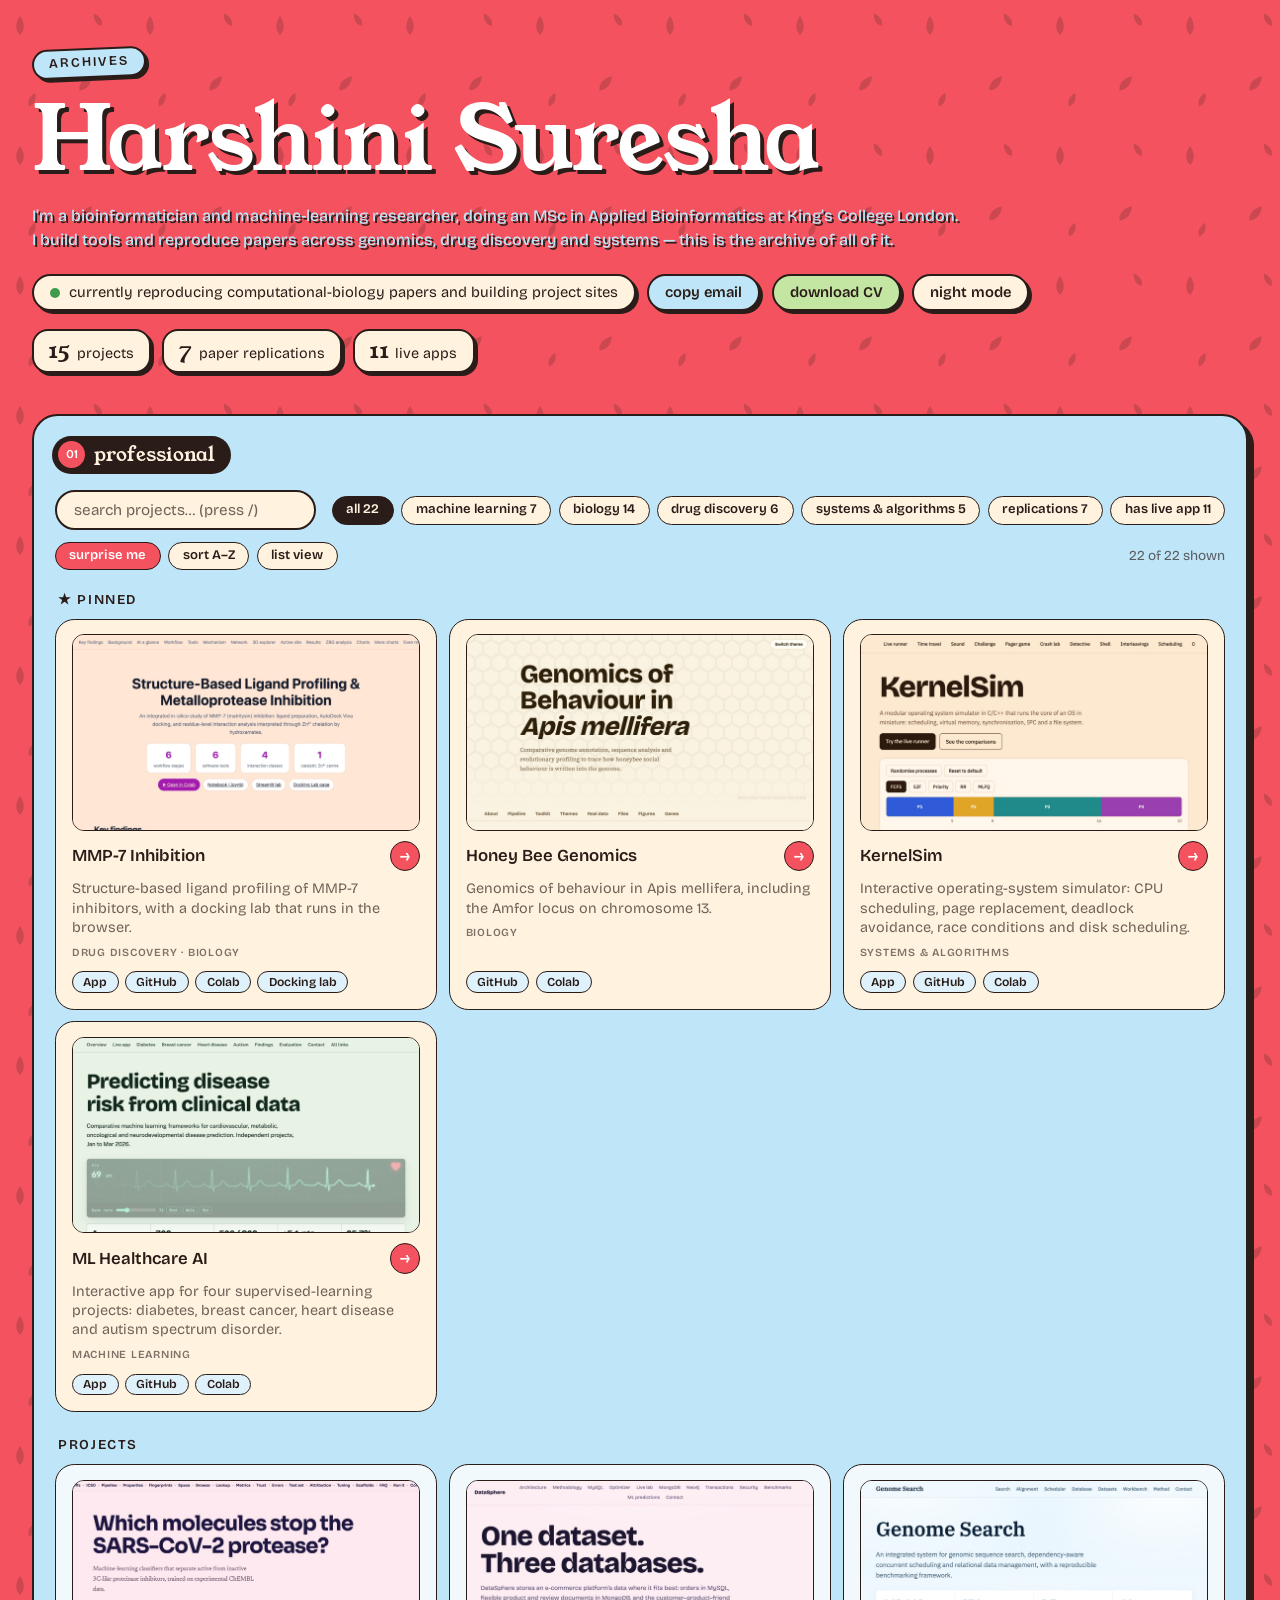
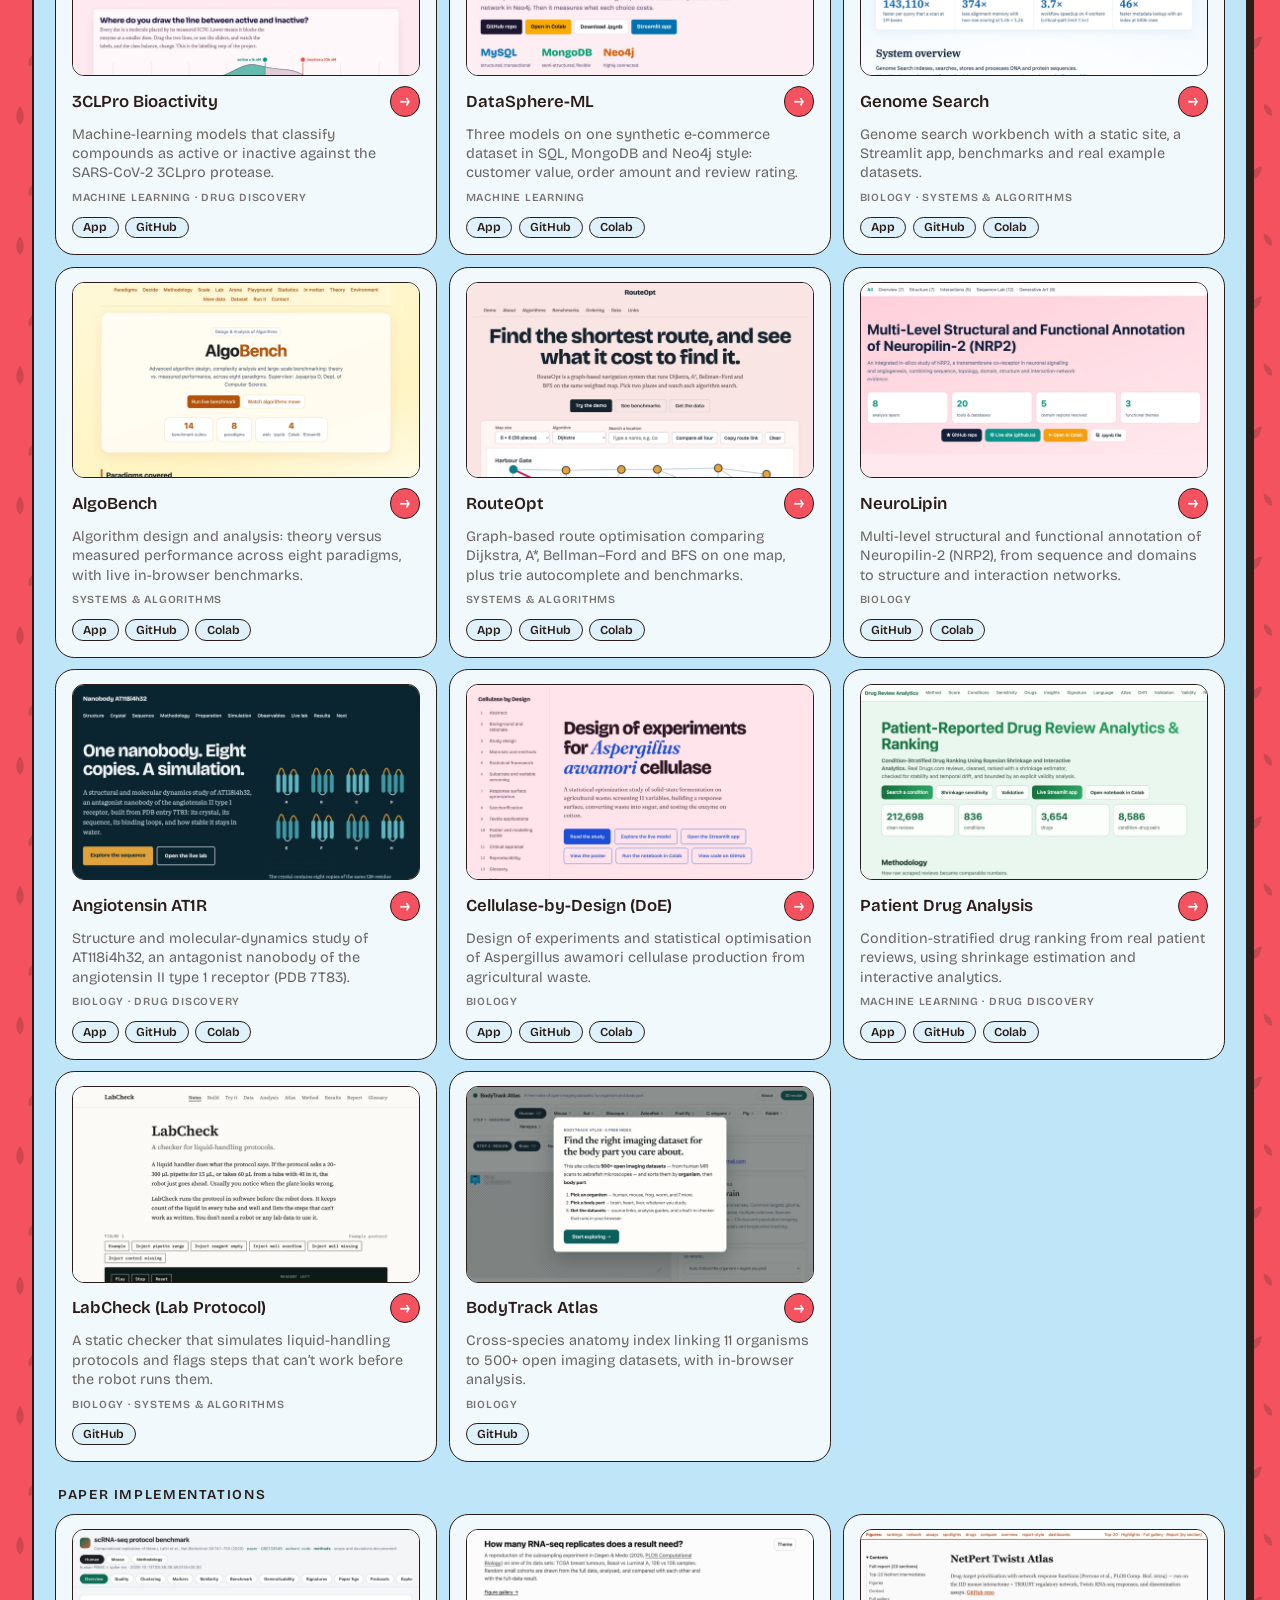
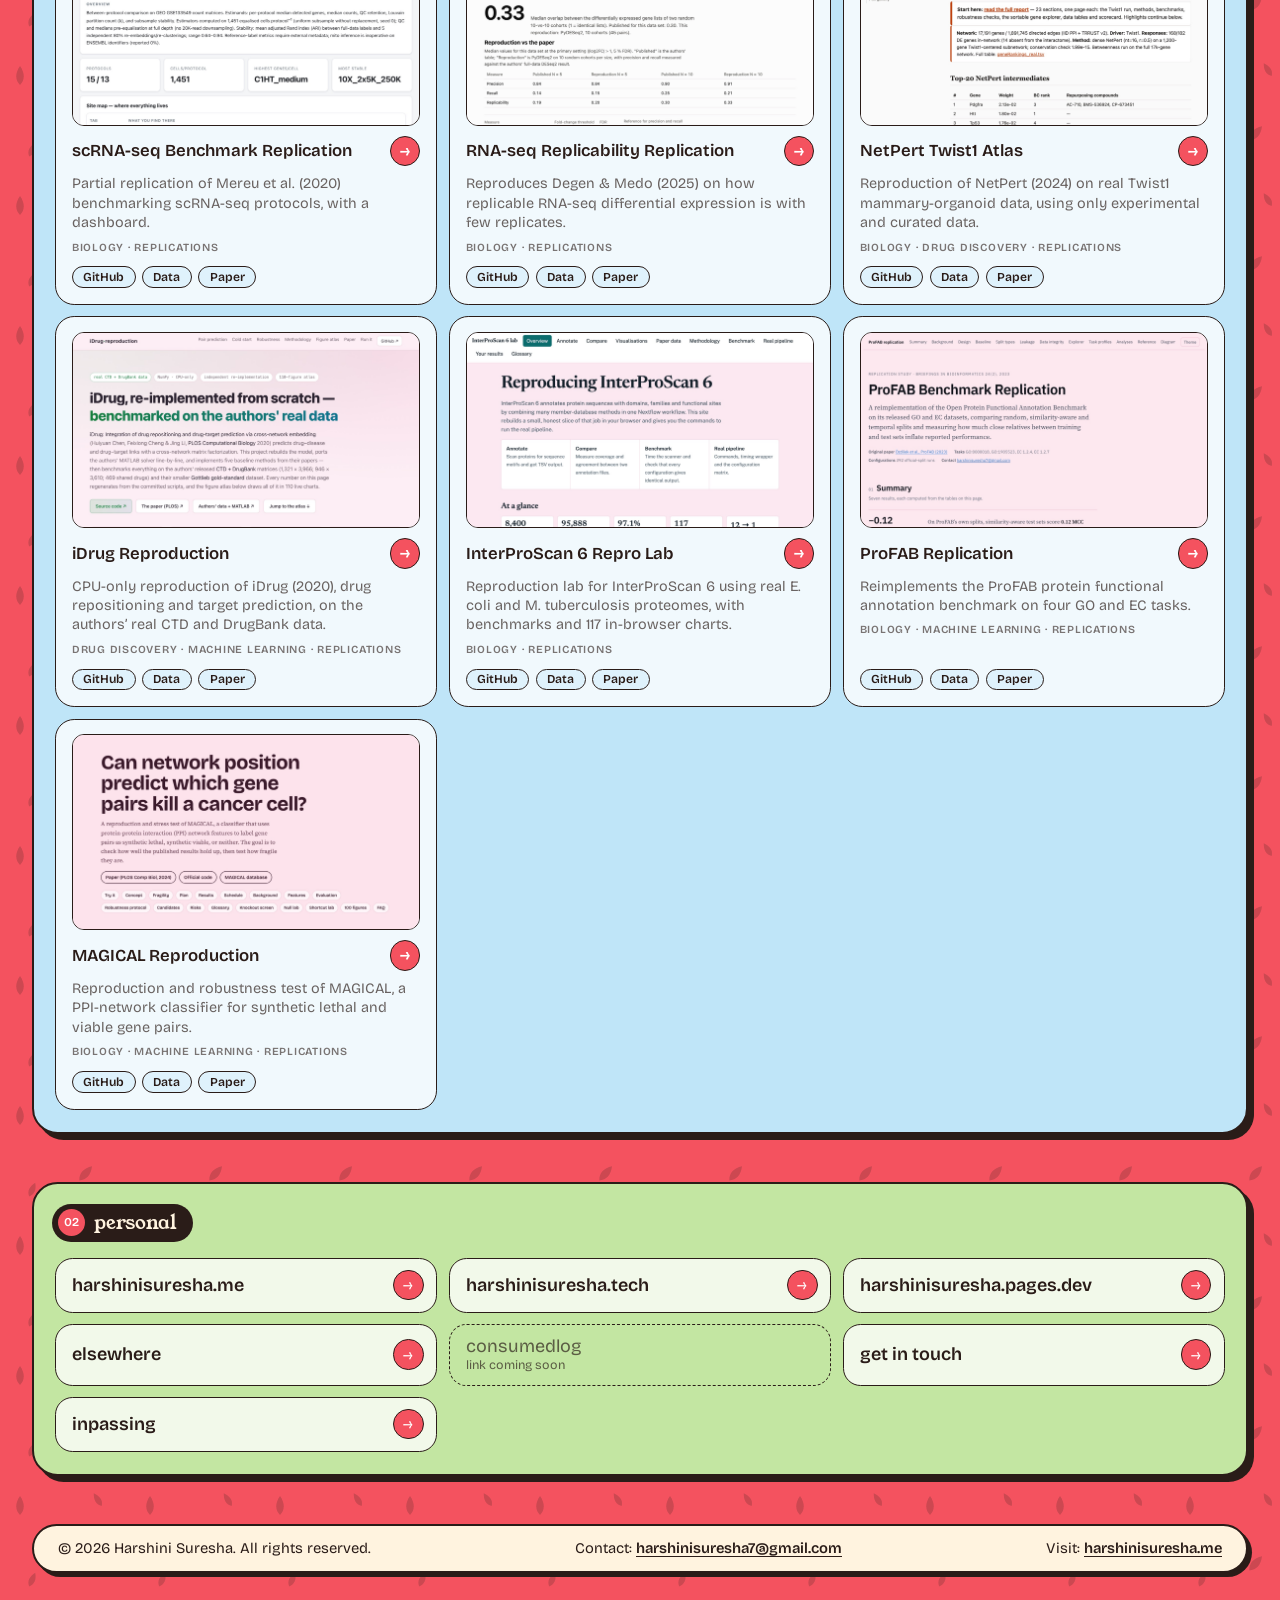
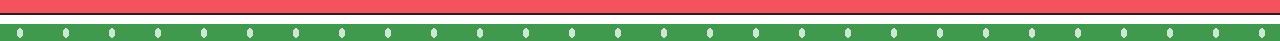
<file: index.html>
<!DOCTYPE html>
<html lang="en">
<head>
<meta charset="utf-8">
<meta name="viewport" content="width=device-width, initial-scale=1, viewport-fit=cover">
<title>Harshini Suresha · projects, paper replications &amp; sites</title>
<meta name="description" content="Harshini Suresha is a bioinformatician and machine-learning researcher at King’s College London. Archive of computational biology, machine-learning and software projects, paper replications and sites.">
<meta name="theme-color" content="#f4525f">
<link rel="canonical" href="https://harshini-suresha.github.io/archives/">
<meta property="og:type" content="website">
<meta property="og:site_name" content="Harshini Suresha · archives">
<meta property="og:url" content="https://harshini-suresha.github.io/archives/">
<meta property="og:title" content="Harshini Suresha · projects, paper replications &amp; sites">
<meta property="og:description" content="Projects, paper replications and sites: computational biology, machine learning and software.">
<meta property="og:image" content="https://harshini-suresha.github.io/archives/assets/og-card.png">
<meta property="og:image:width" content="1200">
<meta property="og:image:height" content="630">
<meta property="og:image:alt" content="A watermelon card reading Harshini Suresha, projects, paper replications and sites.">
<meta name="twitter:card" content="summary_large_image">
<meta name="twitter:title" content="Harshini Suresha · projects, paper replications &amp; sites">
<meta name="twitter:description" content="Projects, paper replications and sites: computational biology, machine learning and software.">
<meta name="twitter:image" content="https://harshini-suresha.github.io/archives/assets/og-card.png">
<link rel="icon" href="assets/favicon.svg" type="image/svg+xml">
<link rel="preconnect" href="https://fonts.googleapis.com">
<link rel="preconnect" href="https://fonts.gstatic.com" crossorigin>
<link rel="stylesheet" href="https://fonts.googleapis.com/css2?family=Bricolage+Grotesque:opsz,wght@12..96,400;12..96,600&family=Young+Serif&display=swap">
<script>try{if(localStorage.getItem('theme')==='dark')document.documentElement.setAttribute('data-theme','dark')}catch(e){}</script>
<link rel="stylesheet" href="css/style.css">
<script type="application/ld+json">{"@context":"https://schema.org","@type":"Person","name":"Harshini Suresha","url":"https://harshinisuresha.me","email":"mailto:harshinisuresha7@gmail.com","sameAs":["https://github.com/Harshini-Suresha","https://harshinisuresha.tech","https://harshini-suresha.github.io/elsewhere/"]}</script>
</head>
<body>
<a class="skip" href="#main">Skip to content</a>
<div class="wrap">
  <header class="top">
    <span class="sticker">archives</span>
    <h1>Harshini Suresha</h1>
    <p class="tag bio">I’m a bioinformatician and machine-learning researcher, doing an MSc in Applied Bioinformatics at King’s College London.<br>I build tools and reproduce papers across genomics, drug discovery and systems — this is the archive of all of it.</p>
    <div class="status">
      <span class="now"><i class="live" aria-hidden="true"></i>currently reproducing computational-biology papers and building project sites</span>
      <button class="pillbtn sky" id="copy" type="button">copy email</button>
      <a class="pillbtn cv" href="assets/Harshini-Suresha-CV.pdf" download aria-label="Download Harshini Suresha’s CV as a PDF">download CV</a>
      <button class="pillbtn" id="theme" type="button" aria-pressed="false">night mode</button>
    </div>
    <div class="stats" id="stats"></div>
  </header>

  <main id="main">
  <div class="grid">
    <section class="card c-sky s6" aria-labelledby="h-pro">
      <h2 id="h-pro"><i>01</i>professional</h2>
      <div class="tools">
        <input id="q" type="search" placeholder="search projects… (press /)" aria-label="Search projects" autocomplete="off">
        <div class="filters" id="filters" role="group" aria-label="Filter by topic"></div>
        <div class="filters"><button class="f act" id="surprise" type="button">surprise me</button><button class="f" id="sort" type="button" aria-pressed="false">sort A–Z</button><button class="f" id="recent" type="button" aria-pressed="false" hidden>recently updated</button><button class="f" id="view" type="button" aria-pressed="false">list view</button></div>
        <span class="count" id="count" aria-live="polite"></span>
      </div>
      <noscript><p>The project list needs JavaScript. Everything is also on GitHub: <a href="https://github.com/Harshini-Suresha">github.com/Harshini-Suresha</a>.</p></noscript>
      <div class="pwrap" id="pwrap"><h3 class="sub">★ pinned</h3><div class="list" id="pinned"></div></div>
      <h3 class="sub" id="hp">projects</h3>
      <div class="list" id="projects"></div>
      <h3 class="sub" id="hr">paper implementations</h3>
      <div class="list" id="papers"></div>
      <p class="none" id="none" hidden>No matches. Try another word or clear the filter.</p>
    </section>

    <section class="card c-rind s6" aria-labelledby="h-per">
      <h2 id="h-per"><i>02</i>personal</h2>
      <div class="list">
        <a class="item" href="https://harshinisuresha.me" target="_blank" rel="noopener"><div><b>harshinisuresha.me</b></div><span class="go" aria-hidden="true">→</span></a>
        <a class="item" href="https://harshinisuresha.tech" target="_blank" rel="noopener"><div><b>harshinisuresha.tech</b></div><span class="go" aria-hidden="true">→</span></a>
        <a class="item" href="https://harshinisuresha.pages.dev" target="_blank" rel="noopener"><div><b>harshinisuresha.pages.dev</b></div><span class="go" aria-hidden="true">→</span></a>
        <a class="item" href="https://harshini-suresha.github.io/elsewhere/?v=2" target="_blank" rel="noopener"><div><b>elsewhere</b></div><span class="go" aria-hidden="true">→</span></a>
        <!-- Add the real link: change <div class="item idle"> to <a class="item" href="URL" target="_blank" rel="noopener"> and add <span class="go" aria-hidden="true">→</span> before the closing tag -->
        <div class="item idle"><div><b>consumedlog</b><small>link coming soon</small></div></div>
        <a class="item" href="https://getintouch-hs.pages.dev/" target="_blank" rel="noopener"><div><b>get in touch</b></div><span class="go" aria-hidden="true">→</span></a>
        <a class="item" href="https://harshini-suresha.github.io/inpassing/" target="_blank" rel="noopener"><div><b>inpassing</b></div><span class="go" aria-hidden="true">→</span></a>
      </div>
    </section>
  </div>
  </main>

  <footer>
    <span>© 2026 Harshini Suresha. All rights reserved.</span>
    <span>Contact: <a href="mailto:harshinisuresha7@gmail.com">harshinisuresha7@gmail.com</a></span>
    <span>Visit: <a href="https://harshinisuresha.me" target="_blank" rel="noopener">harshinisuresha.me</a></span>
  </footer>
</div>
<div class="rind" aria-hidden="true"></div>
<button class="totop" id="top" type="button" hidden aria-label="Back to top">↑</button>

<script src="js/projects.js"></script>
<script src="js/app.js"></script>
</body>
</html>
</file>
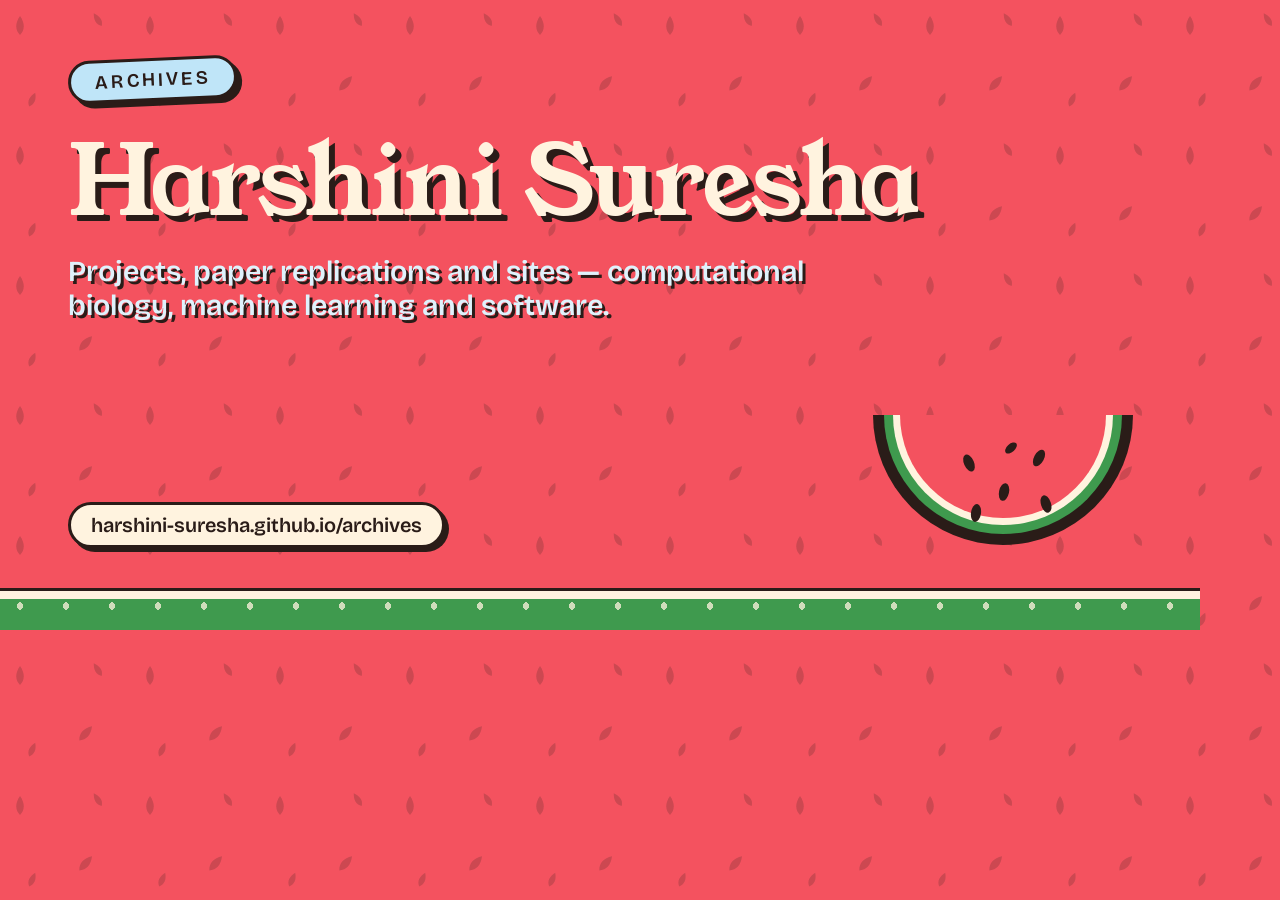
<file: scripts/og-card.html>
<!DOCTYPE html>
<html lang="en">
<head>
<meta charset="utf-8">
<title>Share card</title>
<link rel="preconnect" href="https://fonts.googleapis.com">
<link rel="preconnect" href="https://fonts.gstatic.com" crossorigin>
<link rel="stylesheet" href="https://fonts.googleapis.com/css2?family=Bricolage+Grotesque:opsz,wght@12..96,400;12..96,600&family=Young+Serif&display=swap">
<style>
*{box-sizing:border-box}
html,body{margin:0;width:1200px;height:630px;overflow:hidden}
body{position:relative;background:#f4525f url("../assets/seeds-light.svg");color:#2a1c18;font-family:"Bricolage Grotesque","Helvetica Neue",Helvetica,Arial,sans-serif}
.wrap{position:relative;z-index:2;height:100%;padding:58px 68px 82px;display:flex;flex-direction:column}
.sticker{align-self:flex-start;background:#bfe5f8;border:3px solid #2a1c18;border-radius:999px;padding:7px 24px;font-size:19px;font-weight:600;letter-spacing:.14em;text-transform:uppercase;transform:rotate(-2.5deg);box-shadow:5px 5px 0 #2a1c18}
h1{font-family:"Young Serif",Georgia,"Times New Roman",serif;font-weight:400;font-size:98px;line-height:.96;letter-spacing:-.025em;color:#fff3df;text-shadow:6px 6px 0 #2a1c18;margin:34px 0 0;max-width:900px}
.tag{margin:26px 0 0;max-width:780px;font-size:29px;line-height:1.18;font-weight:600;color:#dff2fc;text-shadow:3px 3px 0 #2a1c18}
.url{margin-top:auto;align-self:flex-start;background:#fff3df;border:3px solid #2a1c18;border-radius:999px;padding:8px 20px;font-size:20px;font-weight:600;box-shadow:4px 4px 0 #2a1c18}
.slice{position:absolute;right:62px;bottom:64px;width:270px;height:165px;z-index:1}
.rind{position:absolute;left:0;right:0;bottom:0;height:42px;z-index:3;background:linear-gradient(#fff3df 0 8px,#3f9a4e 8px);border-top:3px solid #2a1c18}
.rind::after{content:"";position:absolute;inset:8px 0 0;background:radial-gradient(ellipse 3px 4px at 20px 7px,#fff3df 98%,transparent) 0 0/46px 100% repeat-x;opacity:.75}
</style>
</head>
<body>
<div class="wrap">
  <span class="sticker">archives</span>
  <h1>Harshini Suresha</h1>
  <p class="tag">Projects, paper replications and sites — computational biology, machine learning and software.</p>
  <span class="url">harshini-suresha.github.io/archives</span>
</div>
<svg class="slice" viewBox="0 0 270 165" aria-hidden="true">
  <path d="M5 14 A130 130 0 0 0 265 14 Z" fill="#2a1c18"/>
  <path d="M16 14 A119 119 0 0 0 254 14 Z" fill="#3f9a4e"/>
  <path d="M25 14 A110 110 0 0 0 245 14 Z" fill="#fff3df"/>
  <path d="M32 14 A103 103 0 0 0 238 14 Z" fill="#f4525f"/>
  <g fill="#2a1c18">
    <ellipse cx="101" cy="62" rx="5" ry="9" transform="rotate(-24 101 62)"/>
    <ellipse cx="136" cy="91" rx="5" ry="9" transform="rotate(12 136 91)"/>
    <ellipse cx="171" cy="57" rx="5" ry="9" transform="rotate(28 171 57)"/>
    <ellipse cx="108" cy="112" rx="5" ry="9" transform="rotate(8 108 112)"/>
    <ellipse cx="178" cy="103" rx="5" ry="9" transform="rotate(-18 178 103)"/>
    <ellipse cx="143" cy="47" rx="4" ry="7" transform="rotate(48 143 47)"/>
  </g>
</svg>
<div class="rind" aria-hidden="true"></div>
</body>
</html>
</file>
<file: css/style.css>
/* Harshini Suresha · archives — watermelon theme */
:root{
  --bg:#f4525f; --red:#f4525f; --ink:#2a1c18; --sh:#2a1c18; --muted:rgba(42,28,24,.68);
  --sky:#bfe5f8; --sky-lt:#dff2fc; --cream:#fff3df; --rind:#c3e6a2; --rind-dk:#3f9a4e;
  --card:rgba(255,255,255,.78); --card-hi:#fff; --skytxt:#bfe5f8;
  color-scheme:light;
  box-sizing:border-box;
  padding-top:env(safe-area-inset-top,0px);
  padding-bottom:env(safe-area-inset-bottom,0px);
}
:root[data-theme="dark"]{
  --bg:#2a1118; --ink:#fff3df; --sh:#0d0407; --muted:rgba(255,243,223,.7);
  --sky:#1f4a63; --sky-lt:#2b6a8c; --cream:#3b1f29; --rind:#2c5a35; --rind-dk:#6cc47d;
  --card:rgba(255,255,255,.07); --card-hi:rgba(255,255,255,.15); --skytxt:#a9dcf5;
  color-scheme:dark;
}
html{scroll-padding-top:env(safe-area-inset-top,0px); background:var(--bg); -webkit-text-size-adjust:100%}
*{box-sizing:border-box}
body{
  margin:0; color:var(--ink); background-color:var(--bg); background-image:url("../assets/seeds-light.svg");
  font-family:"Bricolage Grotesque","Helvetica Neue",Helvetica,Arial,sans-serif; font-size:18px; line-height:1.35;
}
:root[data-theme="dark"] body{background-image:url("../assets/seeds-dark.svg")}
.skip{position:absolute; left:-999px; top:0; background:var(--cream); color:var(--ink); border:2px solid var(--ink); border-radius:999px; padding:.4rem 1rem; z-index:100; font-weight:600}
.skip:focus{left:1rem; top:1rem}
.wrap{width:100%; margin:0; padding:3rem 2.5vw 2.5rem}
.top{margin-bottom:2.6rem}
.sticker{display:inline-block; background:var(--sky); border:2px solid var(--ink); border-radius:999px; padding:.25rem .95rem; font-size:.82rem; font-weight:600; letter-spacing:.14em; text-transform:uppercase; transform:rotate(-2.5deg); box-shadow:3px 3px 0 var(--sh); margin:0 0 1.1rem}
h1{font-family:"Young Serif",Georgia,"Times New Roman",serif; font-weight:400; color:#fff; font-size:clamp(2.9rem,9.5vw,5.6rem); line-height:1; margin:0; letter-spacing:-.02em; text-shadow:4px 4px 0 var(--sh)}
.tag{margin:1.2rem 0 0; max-width:32rem; font-size:1.2rem; color:var(--skytxt); font-weight:600; text-shadow:2px 2px 0 var(--sh)}
.tag.bio{max-width:64rem; font-size:1rem; line-height:1.5; font-weight:500}
.status{display:flex; flex-wrap:wrap; gap:.7rem; align-items:center; margin-top:1.4rem}
.now,.pillbtn{background:var(--cream); border:2px solid var(--ink); border-radius:999px; padding:.4rem 1rem; font:inherit; font-size:.92rem; color:var(--ink); box-shadow:3px 3px 0 var(--sh)}
.now{display:inline-flex; align-items:center; gap:.55rem}
.live{width:.65rem; height:.65rem; border-radius:50%; background:var(--rind-dk); box-shadow:0 0 0 0 rgba(63,154,78,.6); animation:ping 1.8s infinite; flex:none}
@keyframes ping{70%{box-shadow:0 0 0 .6rem rgba(63,154,78,0)}100%{box-shadow:0 0 0 0 rgba(63,154,78,0)}}
.pillbtn{cursor:pointer; font-weight:600; display:inline-flex; align-items:center; justify-content:center; text-decoration:none}
.pillbtn:hover{transform:translate(-2px,-2px); box-shadow:5px 5px 0 var(--sh)}
.pillbtn.sky{background:var(--sky)}
.pillbtn.cv{background:var(--rind)}
:focus-visible{outline:3px solid #fff; outline-offset:2px}
.card :focus-visible{outline-color:var(--red)}
.stats{display:flex; flex-wrap:wrap; gap:.7rem; margin-top:1.1rem}
.stat{background:var(--cream); border:2px solid var(--ink); border-radius:1rem; padding:.3rem .95rem; font-size:.9rem; box-shadow:3px 3px 0 var(--sh)}
.stat b{font-family:"Young Serif",Georgia,"Times New Roman",serif; font-weight:400; font-size:1.4rem; margin-right:.4rem}
.grid{display:grid; grid-template-columns:repeat(6,1fr); gap:3rem 1.4rem}
.card{position:relative; border:2px solid var(--ink); border-radius:1.6rem; padding:1.5rem 1.3rem 1.4rem; box-shadow:6px 6px 0 var(--sh)}
.c-sky{background:var(--sky)} .c-rind{background:var(--rind)}
.s6{grid-column:span 6}
.card h2{display:inline-flex; align-items:center; gap:.55rem; margin:-2.5rem 0 1rem -.2rem; background:var(--ink); color:var(--cream); border-radius:999px; padding:.3rem 1rem .35rem .4rem; font-family:"Young Serif",Georgia,"Times New Roman",serif; font-weight:400; font-size:1.2rem; line-height:1.1}
.card h2 i{font-style:normal; font-family:"Bricolage Grotesque",Helvetica,Arial,sans-serif; font-weight:600; font-size:.75rem; background:var(--red); color:#fff; border-radius:999px; min-width:1.7rem; height:1.7rem; display:grid; place-items:center}
.sub{margin:0 0 .6rem .2rem; font-size:.85rem; font-weight:600; letter-spacing:.12em; text-transform:uppercase}
.list + .sub, .pwrap + .sub{margin-top:1.5rem}
.list{display:grid; gap:.7rem}
.s6 .list{grid-template-columns:repeat(auto-fit,minmax(18rem,1fr))}
.card.lv.s6 .list{grid-template-columns:1fr}
.item{display:flex; align-items:center; justify-content:space-between; gap:.8rem; background:var(--card); color:var(--ink); text-decoration:none; border:1.5px solid var(--ink); border-radius:1.1rem; padding:.7rem .8rem .7rem 1rem; transition:transform .15s ease, box-shadow .15s ease, background .15s ease}
a.item:hover{transform:translate(-2px,-2px); box-shadow:4px 4px 0 var(--sh); background:var(--card-hi)}
.item b{display:block; font-weight:600; line-height:1.15}
.item small{display:block; font-size:.78rem; color:var(--muted)}
.go{flex:none; width:1.9rem; height:1.9rem; border-radius:50%; background:var(--red); color:#fff; display:grid; place-items:center; font-size:1rem; border:1.5px solid var(--ink); transition:transform .15s ease}
a.item:hover .go,.pname:hover .go{transform:rotate(-45deg)}
.idle{border-style:dashed; background:transparent}
.idle b{font-weight:400; color:var(--muted)}
.tools{display:flex; flex-wrap:wrap; gap:.7rem 1rem; align-items:center; margin-bottom:1.3rem}
#q{flex:1 1 15rem; max-width:24rem; background:var(--cream); border:2px solid var(--ink); border-radius:999px; padding:.5rem 1.1rem; font:inherit; font-size:.95rem; color:var(--ink)}
#q::placeholder{color:var(--muted)}
.filters{display:flex; flex-wrap:wrap; gap:.45rem}
.f{background:var(--cream); border:1.5px solid var(--ink); border-radius:999px; padding:.28rem .85rem; font:inherit; font-size:.82rem; font-weight:600; color:var(--ink); cursor:pointer}
.f:hover{background:var(--card-hi)}
.f[aria-pressed="true"]{background:var(--ink); color:var(--cream)}
.f.act{background:var(--red); color:#fff}
.f.act:hover{background:#d93a48}
.count{font-size:.85rem; color:var(--muted); margin-left:auto}
.proj{display:flex; flex-direction:column; gap:.5rem; background:var(--card); border:1.5px solid var(--ink); border-radius:1.2rem; padding:.9rem 1rem 1rem; transition:transform .15s ease, box-shadow .15s ease, background .15s ease}
.proj:hover{transform:translate(-2px,-2px); box-shadow:4px 4px 0 var(--sh); background:var(--card-hi)}
.proj.pin{background:var(--cream)}
.proj .shot{display:block; width:100%; height:auto; aspect-ratio:16/9; object-fit:cover; background:var(--bg); border:1.5px solid var(--ink); border-radius:.75rem; margin:0 0 .15rem}
.card.lv .proj .shot{display:none}
.proj[hidden]{display:none}
.pname{display:flex; align-items:center; justify-content:space-between; gap:.8rem; color:var(--ink); text-decoration:none; font-weight:600; font-size:1.05rem; line-height:1.15}
.pname:hover span:first-child{text-decoration:underline; text-underline-offset:3px; text-decoration-thickness:1.5px}
.proj p{margin:0; font-size:.9rem; color:var(--muted); line-height:1.35}
.tgs{font-size:.68rem; letter-spacing:.07em; text-transform:uppercase; font-weight:600; opacity:.6}
.btns{display:flex; flex-wrap:wrap; gap:.4rem; margin-top:auto; padding-top:.2rem}
.btns a{border:1.5px solid var(--ink); border-radius:999px; padding:.1rem .65rem; font-size:.76rem; font-weight:600; color:var(--ink); text-decoration:none; background:var(--sky-lt)}
.btns a:hover{background:var(--red); color:#fff}
.proj.flash{animation:flash 1.8s ease}
@keyframes flash{0%,100%{box-shadow:0 0 0 0 var(--red)}20%,70%{box-shadow:0 0 0 6px var(--red),6px 6px 0 var(--sh)}}
.none{margin:.5rem .2rem; font-weight:600}
footer{margin-top:3rem; display:flex; flex-wrap:wrap; justify-content:space-between; gap:.5rem 1.5rem; background:var(--cream); border:2px solid var(--ink); border-radius:999px; padding:.8rem 1.5rem; font-size:.92rem; box-shadow:4px 4px 0 var(--sh)}
footer a{color:var(--ink); font-weight:600; text-underline-offset:3px}
footer a:hover{text-decoration-thickness:2px}
.rind{height:28px; background:linear-gradient(#fff 0 9px, var(--rind-dk) 9px); border-top:2px solid var(--ink); overflow:hidden; position:relative}
.rind::after{content:""; position:absolute; inset:9px 0 0 0; background:radial-gradient(ellipse 3px 5px at 20px 9px, #fff 98%, transparent) 0 0/46px 100% repeat-x; opacity:.75; animation:slide 14s linear infinite}
@keyframes slide{to{background-position-x:46px}}
.totop{position:fixed; right:max(1rem,env(safe-area-inset-right,0px)); bottom:calc(1.2rem + env(safe-area-inset-bottom,0px)); width:3rem; height:3rem; border-radius:50%; background:var(--cream); color:var(--ink); border:2px solid var(--ink); box-shadow:3px 3px 0 var(--sh); font:inherit; font-size:1.3rem; font-weight:600; cursor:pointer; z-index:40}
.totop:hover{background:var(--red); color:#fff}
.totop[hidden]{display:none}
.seed{position:fixed; left:0; top:0; width:8px; height:12px; border-radius:50% 50% 50% 50%/60% 60% 40% 40%; background:var(--ink); pointer-events:none; z-index:50; animation:pop .75s ease-out forwards}
@keyframes pop{from{transform:translate(var(--x),var(--y)) rotate(0) scale(1); opacity:1}to{transform:translate(calc(var(--x) + var(--dx)),calc(var(--y) + var(--dy))) rotate(var(--r)) scale(.6); opacity:0}}
noscript p{background:var(--cream); border:2px solid var(--ink); border-radius:1rem; padding:.8rem 1rem; margin:0}
@media (prefers-reduced-motion: reduce){.live,.rind::after,.seed,.proj.flash{animation:none}.seed{display:none}*{scroll-behavior:auto!important}}
@media (max-width:760px){
  body{font-size:17px}
  .wrap{padding:2rem 4vw 2rem}
  .grid{grid-template-columns:1fr}
  .s6{grid-column:auto}
  .card{box-shadow:4px 4px 0 var(--sh); border-radius:1.4rem}
  h1{text-shadow:3px 3px 0 var(--sh)}
  footer{border-radius:1.4rem; justify-content:flex-start}
  .count{margin-left:0}
}
@media print{
  body{background:#fff; color:#000}
  .tools,.totop,.status,.rind,.stats{display:none}
  .card{box-shadow:none}
  h1{color:#000; text-shadow:none}
}
</file>
